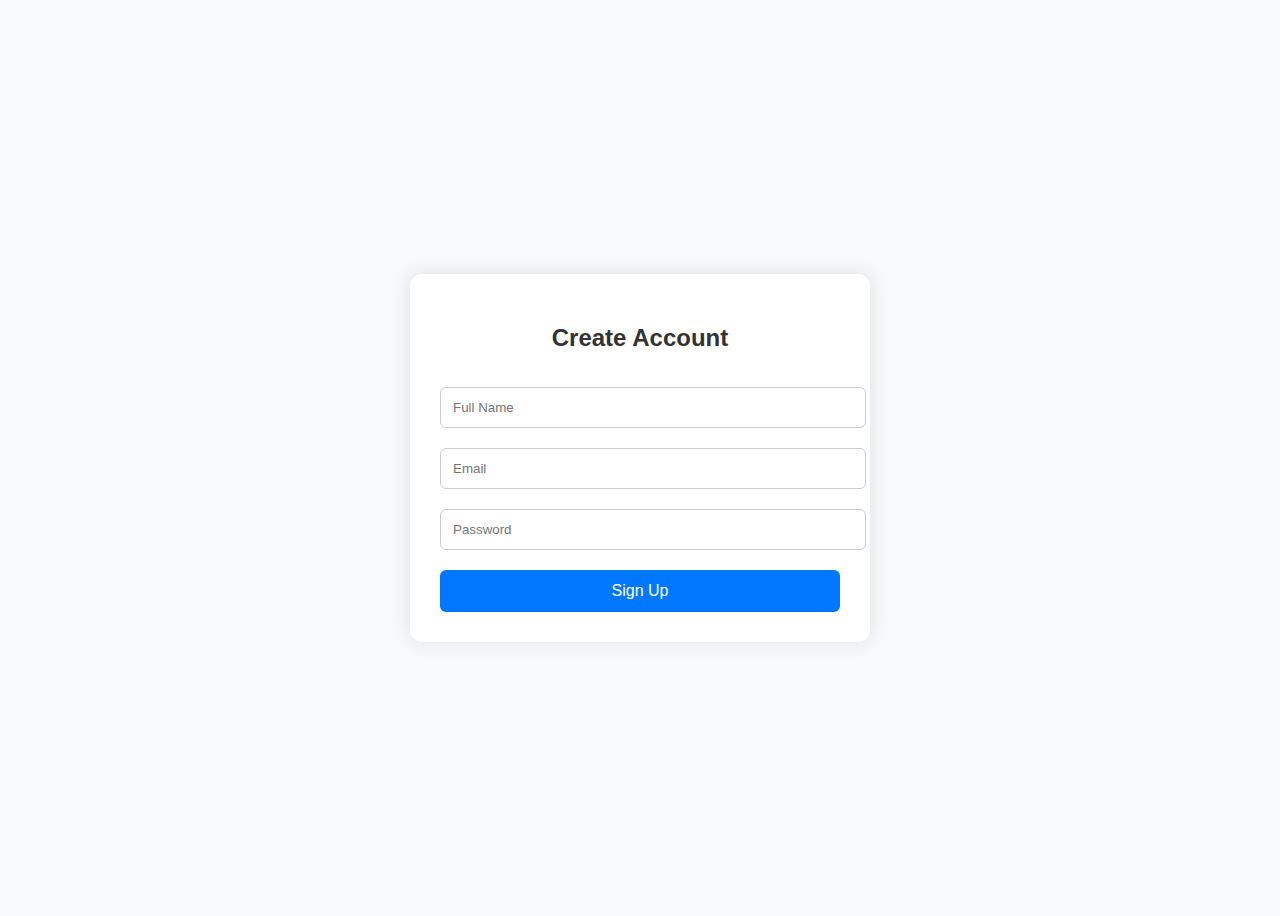
<file: index.html>
<!DOCTYPE html>
<html lang="en">
<head>
  <meta charset="UTF-8">
  <meta name="viewport" content="width=device-width, initial-scale=1.0">
  <link rel="stylesheet" href="signup.css">
  <title>Signup Page</title>
</head>
<body>
  <div class="signup-container">
    <h2>Create Account</h2>
    <form id="signupForm">
      <input type="text" name="name" placeholder="Full Name" required>
      <input type="email" name="email" placeholder="Email" required>
      <input type="password" name="password" placeholder="Password" required>
      <button type="submit">Sign Up</button>
    </form>
  </div>

  <script>
    const form = document.getElementById('signupForm');
    form.addEventListener('submit', function(e) {
      e.preventDefault();
      // Optional: Save data to localStorage or database
      alert('Signup successful!');
      window.location.href = 'landing.html';  // Redirect to product landing page
    });
  </script>
</body>
</html>
</file>
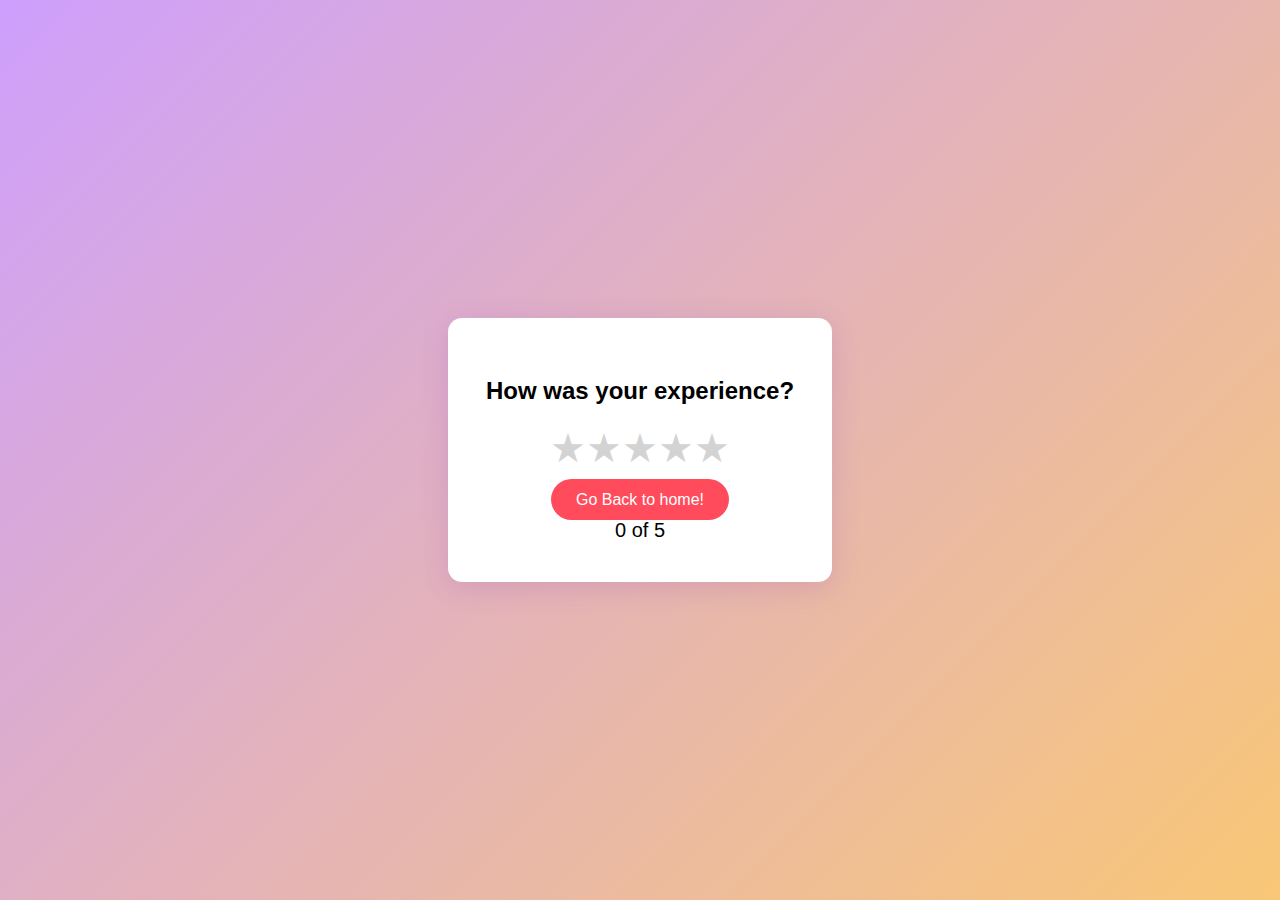
<file: feedback.html>
<!DOCTYPE html>
<html lang="en">
<head>
<meta charset="UTF-8">
<meta name="viewport" content="width=device-width, initial-scale=1.0">
<title>Star Rating with Top Falling Balls</title>
<style>
body {
  background: linear-gradient(135deg, #ce9ffc 0%, #f9c776 100%);
  font-family: 'Segoe UI', sans-serif;
  display: flex;
  flex-direction: column;
  align-items: center;
  justify-content: center;
  height: 100vh;
  margin: 0;
  overflow: hidden;
  position: relative;
}

.container {
  background: #fff;
  border-radius: 14px;
  box-shadow: 0 6px 28px rgba(144, 68, 180, 0.2);
  padding: 40px 32px;
  width: 320px;
  text-align: center;
  z-index: 10;
  position: relative;
}

.container a {
  text-decoration: none;
  background: #ff4b5c;
  color: #fff;
  padding: 12px 25px;
  border-radius: 30px;
  transition: 0.3s;
}

.container a:hover {
  background: #d93a4e;
}

.stars {
  display: flex;
  justify-content: center;
  margin: 20px;
  font-size: 40px;
  cursor: pointer;
}

.star {
  color: lightgray;
  transition: color 0.2s;
}

.star.selected {
  color: #a259e8;
  text-shadow: 0 0 8px #ea80fc; 
}

#rating-value {
  text-align: center;
  font-size: 20px;
  margin-top: 10px;
}

.ball {
  position: absolute;
  border-radius: 50%;
  opacity: 0.7;
  pointer-events: none;
  top: -30px; /* start from top */
  animation-name: fall;
  animation-timing-function: linear;
  animation-iteration-count: infinite;
}

@keyframes fall {
  0% { transform: translateY(0); }
  100% { transform: translateY(110vh); }
}
</style>
</head>
<body>

<div class="container">
  <h2>How was your experience?</h2>
  <div class="stars" id="stars">
    <span class="star" data-value="1">&#9733;</span>
    <span class="star" data-value="2">&#9733;</span>
    <span class="star" data-value="3">&#9733;</span>
    <span class="star" data-value="4">&#9733;</span>
    <span class="star" data-value="5">&#9733;</span>
  </div>
  <a href="landing.html">Go Back to home!</a>
  <div id="rating-value">0 of 5</div>
</div>

<script>
// Star rating logic
const stars = document.querySelectorAll(".star");
const ratingValue = document.getElementById("rating-value");
let currentRating = 0;

stars.forEach(star => {
  star.addEventListener("click", () => {
    currentRating = star.getAttribute("data-value");
    updateStars(currentRating);
    ratingValue.textContent = currentRating + " of 5";
  });
});

function updateStars(rating) {
  stars.forEach(star => {
    if (star.getAttribute("data-value") <= rating) {
      star.classList.add("selected");
    } else {
      star.classList.remove("selected");
    }
  });
}

// Falling balls logic
const colors = ["#ff4b5c", "#ff9f1c", "#2ec4b6", "#a259e8", "#ff6b6b", "#ffd93d"];
const numBalls = 30;

for (let i = 0; i < numBalls; i++) {
  const ball = document.createElement("div");
  ball.classList.add("ball");
  const size = Math.random() * 15 + 10; // 10px - 25px
  ball.style.width = size + "px";
  ball.style.height = size + "px";
  ball.style.backgroundColor = colors[Math.floor(Math.random() * colors.length)];
  ball.style.left = Math.random() * 100 + "vw";
  ball.style.animationDuration = (4 + Math.random() * 6) + "s";
  ball.style.animationDelay = Math.random() * 3 + "s";
  document.body.appendChild(ball);
}
</script>

</body>
</html>
</file>
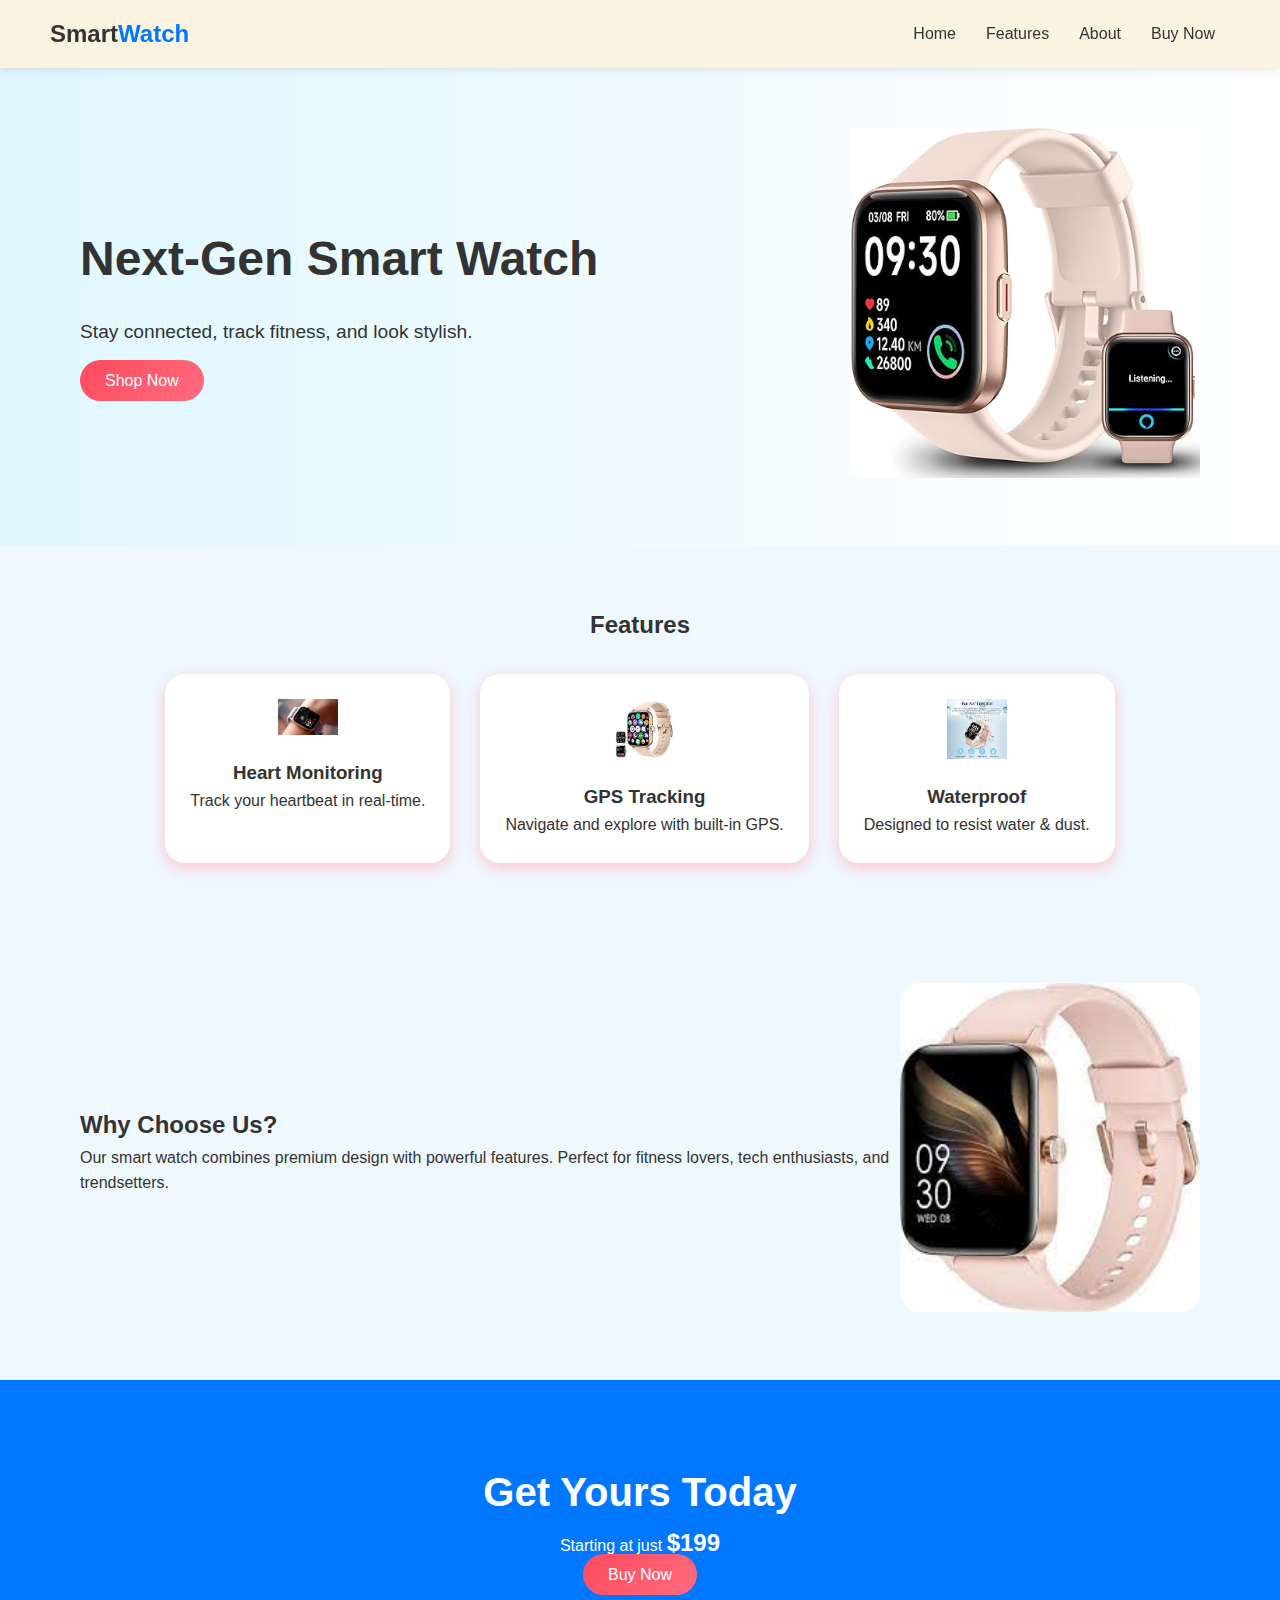
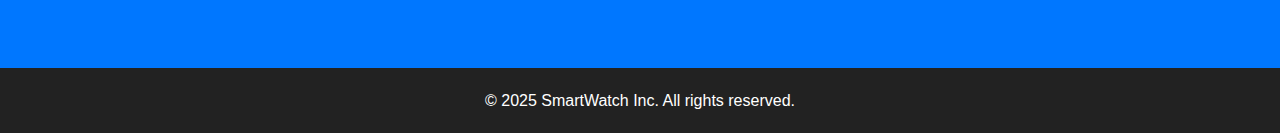
<file: landing.html>
<!DOCTYPE html>
<html lang="en">
<head>
  <meta charset="UTF-8" />
  <meta name="viewport" content="width=device-width, initial-scale=1.0" />
  <title>Smart Watch - Product Landing Page</title>
  <link rel="stylesheet" href="style.css" />
</head>
<body>
  <!-- Navbar -->
  <header>
    <nav class="navbar">
      <div class="logo">Smart<span>Watch</span></div>
      <ul class="nav-links">
        <li><a href="#home">Home</a></li>
        <li><a href="#features">Features</a></li>
        <li><a href="#about">About</a></li>
        <li><a href="#buy">Buy Now</a></li>
      </ul>
    </nav>
  </header>

  <!-- Hero Section -->
  <section id="home" class="hero">
    <div class="hero-content">
      <h1 class="fade-in">Next-Gen Smart Watch</h1>
      <p class="slide-up">Stay connected, track fitness, and look stylish.</p>
      <a href="#buy" class="btn bounce">Shop Now</a>
    </div>
    <div class="hero-image">
      <img src="images/watch.png" alt="Smart Watch" />
    </div>
  </section>

  <!-- Features Section -->
  <section id="features" class="features">
    <h2>Features</h2>
    <div class="feature-cards">
      <div class="card zoom">
        <img src="images/heart.png" alt="Heart Rate" />
        <h3>Heart Monitoring</h3>
        <p>Track your heartbeat in real-time.</p>
      </div>
      <div class="card zoom">
        <img src="images/gps.png" alt="GPS" />
        <h3>GPS Tracking</h3>
        <p>Navigate and explore with built-in GPS.</p>
      </div>
      <div class="card zoom">
        <img src="images/water.png" alt="Waterproof" />
        <h3>Waterproof</h3>
        <p>Designed to resist water & dust.</p>
      </div>
    </div>
  </section>

  <!-- About Section -->
  <section id="about" class="about">
    <div class="about-text slide-left">
      <h2>Why Choose Us?</h2>
      <p>
        Our smart watch combines premium design with powerful features.
        Perfect for fitness lovers, tech enthusiasts, and trendsetters.
      </p>
    </div>
    <div class="about-img slide-right">
      <img src="images/about-watch.png" alt="About Smart Watch" />
    </div>
  </section>

  <!-- Buy Section -->
  <section id="buy" class="buy">
    <h2>Get Yours Today</h2>
    <p>Starting at just <span>$199</span></p>
    <a href="thankyou.html" class="btn pulse"id="buyBtn">Buy Now</a>
  </section>

  <!-- Footer -->
  <footer>
    <p>© 2025 SmartWatch Inc. All rights reserved.</p>
  </footer>

  <script src="script.js"></script>
</body>
</html>
</file>
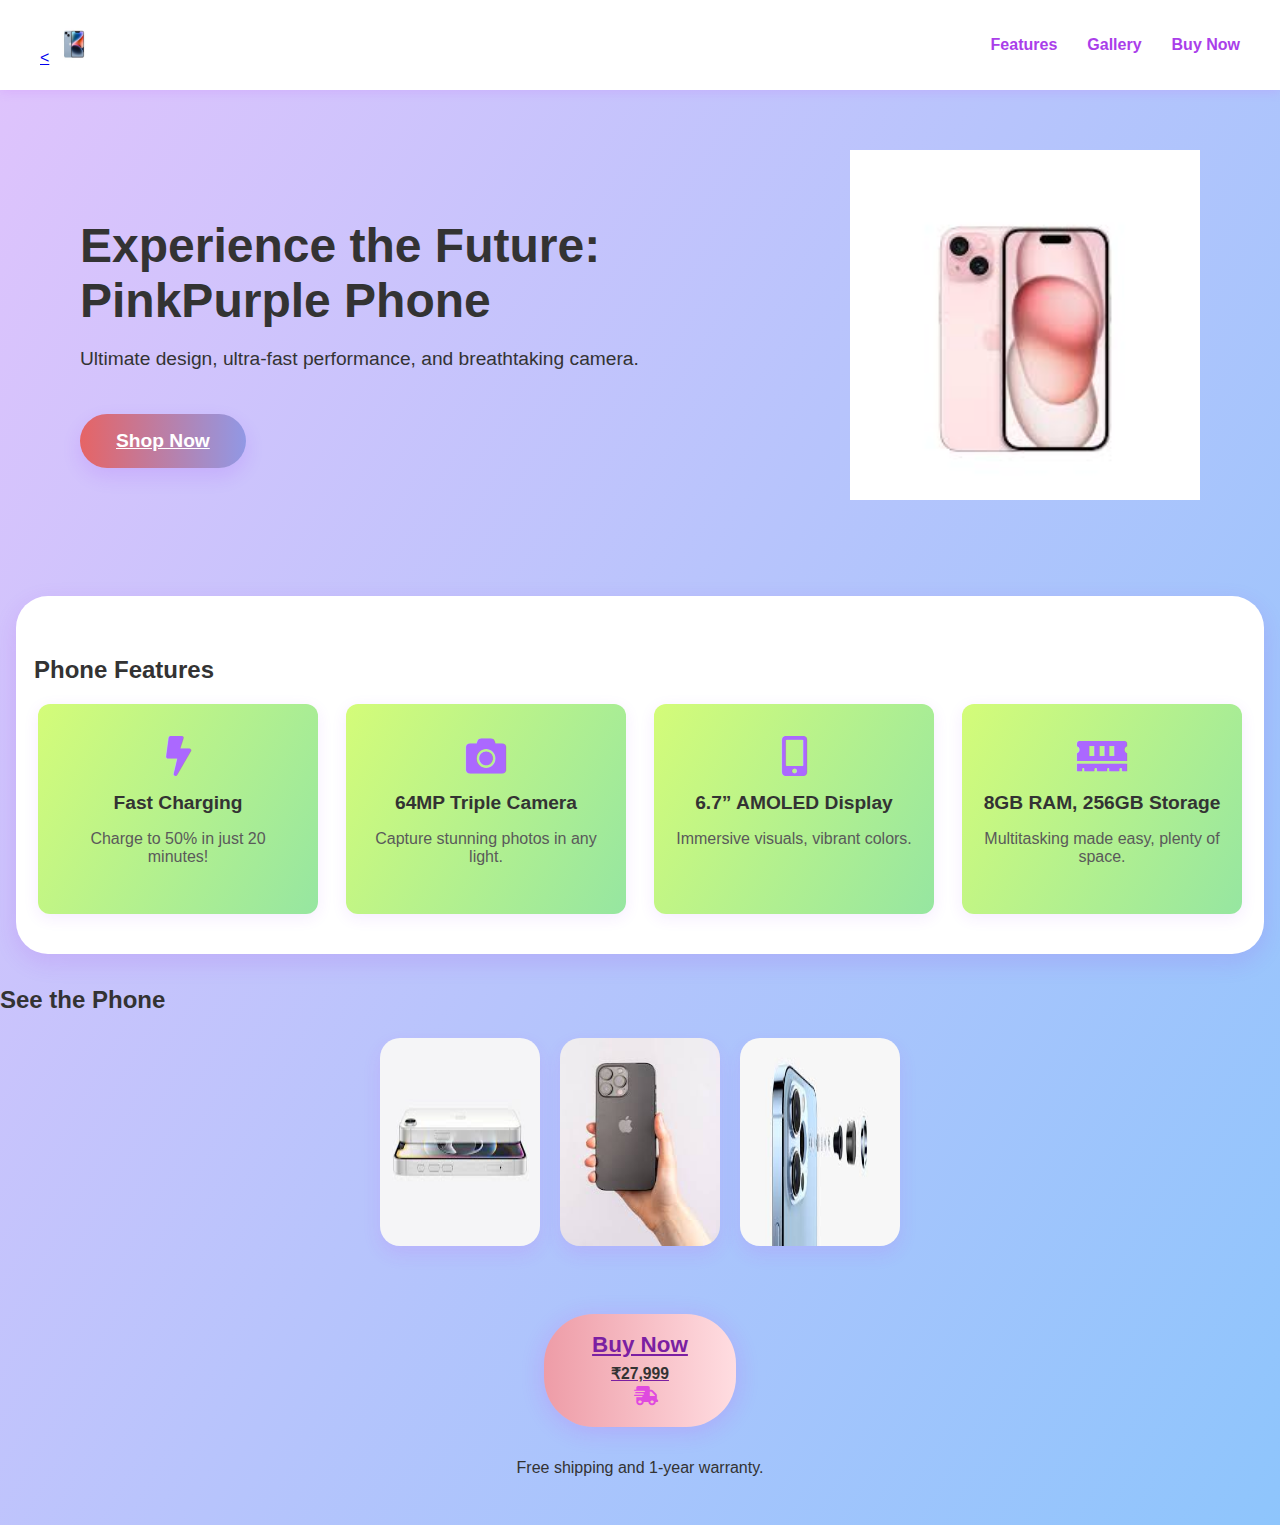
<file: phone page.html>
<!DOCTYPE html>
<html lang="en">
<head>
  <meta charset="UTF-8" />
  <meta name="viewport" content="width=device-width, initial-scale=1.0"/>
  <title>Phone Product Landing Page</title>
  <link rel="stylesheet" href="phone.css"/>
  <link rel="stylesheet" href="https://use.fontawesome.com/releases/v5.8.1/css/all.css"/>
</head>
<body>
  <header>
   <div class="left-section">
     <!-- Back button redirects to homepage.html -->
    <a href="homepage.html" class="back-button">&lt;</a>
          <img src="photos/phone-logo.png" alt="Phone Logo" class="logo"/>
     </div>
     <nav class="navbar">
      <ul>
        <li><a href="#features">Features</a></li>
        <li><a href="#gallery">Gallery</a></li>
        <li><a href="#buy">Buy Now</a></li>
      </ul>
    </nav>
  </header>

  <main>
  <!-- Hero Section -->
  <section id="home" class="hero">
    <div class="hero-content">
      <h1 class="fade-in">Experience the Future: PinkPurple Phone</h1>
      <p class="slide-up">Ultimate design, ultra-fast performance, and breathtaking camera.</p>
      <a href="#buy" class="cta-btn">Shop Now</a>
    </div>
    <div class="hero-image">
      <img src="photos/phone.png" alt="Smart phone" />
    </div>
  </section>

    <section id="features">
      <h2>Phone Features</h2>
      <div class="features-list">
        <div class="feature-card fade-in">
          <i class="fas fa-bolt"></i>
          <h3>Fast Charging</h3>
          <p>Charge to 50% in just 20 minutes!</p>
        </div>
        <div class="feature-card scale-up">
          <i class="fas fa-camera"></i>
          <h3>64MP Triple Camera</h3>
          <p>Capture stunning photos in any light.</p>
        </div>
        <div class="feature-card fade-in">
          <i class="fas fa-mobile-alt"></i>
          <h3>6.7” AMOLED Display</h3>
          <p>Immersive visuals, vibrant colors.</p>
        </div>
        <div class="feature-card scale-up">
          <i class="fas fa-memory"></i>
          <h3>8GB RAM, 256GB Storage</h3>
          <p>Multitasking made easy, plenty of space.</p>
        </div>
      </div>
    </section>

    <section id="gallery">
      <h2>See the Phone</h2>
      <div class="image-gallery">
        <img src="photos/phone1.png" alt="Phone Side View" class="with-shadow"/>
        <img src="photos/phone2.png" alt="Phone Back View" class="with-shadow"/>
        <img src="photos/phone3.png" alt="Camera Closeup" class="with-shadow"/>
      </div>
    </section>
<section id="buy">
  <div class="buy-container">
    <a href="thankyou.html" class="buy-btn animated-buy">
      <span>Buy Now</span>
      <small>₹27,999</small>
      <i class="fas fa-shipping-fast"></i>
    </a>
    <p>Free shipping and 1-year warranty.</p>
  </div>
</section>

</main>
</body>
</html>
</file>
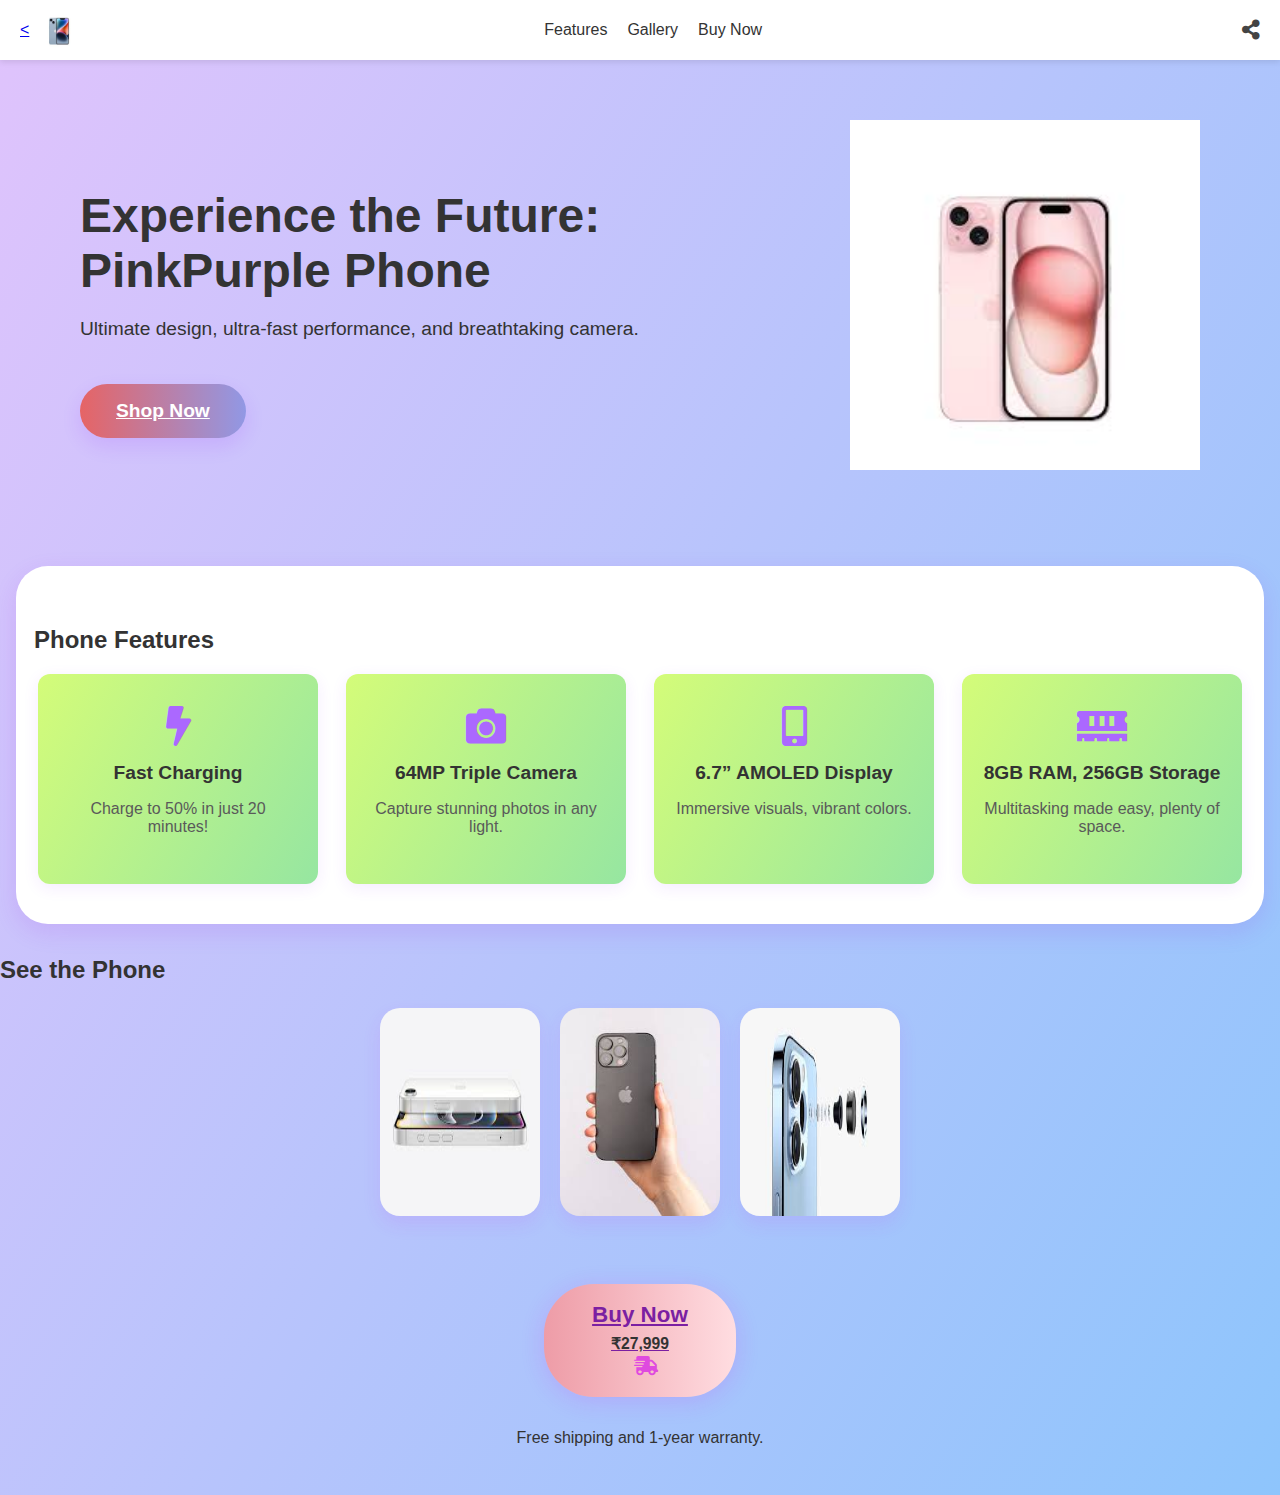
<file: phone.html>
<!DOCTYPE html>
<html lang="en">
<head>
  <meta charset="UTF-8" />
  <meta name="viewport" content="width=device-width, initial-scale=1.0"/>
  <title>Phone Product Landing Page</title>
  <link rel="stylesheet" href="phone_style.css"/>
  <link rel="stylesheet" href="https://use.fontawesome.com/releases/v5.8.1/css/all.css"/>
  <style>
    .share-btn {
      font-size: 20px;
      cursor: pointer;
      margin-left: 15px;
      color: #444;
    }
    .share-btn:hover {
      color: #ff4c61;
    }
    header {
      display: flex;
      justify-content: space-between;
      align-items: center;
      padding: 10px 20px;
      background: #fff;
      box-shadow: 0 2px 6px rgba(0,0,0,0.1);
    }
    .left-section {
      display: flex;
      align-items: center;
      gap: 10px;
    }
    .logo {
      height: 40px;
    }
    .navbar ul {
      list-style: none;
      display: flex;
      gap: 20px;
      margin: 0;
      padding: 0;
    }
    .navbar a {
      text-decoration: none;
      font-weight: 500;
      color: #333;
    }
    .right-section {
      display: flex;
      align-items: center;
    }
  </style>
</head>
<body>
  <header>
   <div class="left-section">
     <!-- Back button redirects to homepage.html -->
    <a href="homepage.html" class="back-button">&lt;</a>
    <img src="photos/phone-logo.png" alt="Phone Logo" class="logo"/>
   </div>
   <nav class="navbar">
      <ul>
        <li><a href="#features">Features</a></li>
        <li><a href="#gallery">Gallery</a></li>
        <li><a href="#buy">Buy Now</a></li>
      </ul>
    </nav>
    <div class="right-section">
      <!-- Share button -->
      <i class="fas fa-share-alt share-btn" id="shareBtn" title="Share"></i>
    </div>
  </header>

  <main>
  <!-- Hero Section -->
  <section id="home" class="hero">
    <div class="hero-content">
      <h1 class="fade-in">Experience the Future: PinkPurple Phone</h1>
      <p class="slide-up">Ultimate design, ultra-fast performance, and breathtaking camera.</p>
      <a href="#buy" class="cta-btn">Shop Now</a>
    </div>
    <div class="hero-image">
      <img src="photos/phone.png" alt="Smart phone" />
    </div>
  </section>

    <section id="features">
      <h2>Phone Features</h2>
      <div class="features-list">
        <div class="feature-card fade-in">
          <i class="fas fa-bolt"></i>
          <h3>Fast Charging</h3>
          <p>Charge to 50% in just 20 minutes!</p>
        </div>
        <div class="feature-card scale-up">
          <i class="fas fa-camera"></i>
          <h3>64MP Triple Camera</h3>
          <p>Capture stunning photos in any light.</p>
        </div>
        <div class="feature-card fade-in">
          <i class="fas fa-mobile-alt"></i>
          <h3>6.7” AMOLED Display</h3>
          <p>Immersive visuals, vibrant colors.</p>
        </div>
        <div class="feature-card scale-up">
          <i class="fas fa-memory"></i>
          <h3>8GB RAM, 256GB Storage</h3>
          <p>Multitasking made easy, plenty of space.</p>
        </div>
      </div>
    </section>

    <section id="gallery">
      <h2>See the Phone</h2>
      <div class="image-gallery">
        <img src="photos/phone1.png" alt="Phone Side View" class="with-shadow"/>
        <img src="photos/phone2.png" alt="Phone Back View" class="with-shadow"/>
        <img src="photos/phone3.png" alt="Camera Closeup" class="with-shadow"/>
      </div>
    </section>
<section id="buy">
  <div class="buy-container">
    <a href="phone_pay.html" class="buy-btn animated-buy">
      <span>Buy Now</span>
      <small>₹27,999</small>
      <i class="fas fa-shipping-fast"></i>
    </a>
    <p>Free shipping and 1-year warranty.</p>
  </div>
</section>

</main>

<script>
  document.getElementById("shareBtn").addEventListener("click", async () => {
    if (navigator.share) {
      try {
        await navigator.share({
          title: "PinkPurple Phone",
          text: "Check out this amazing PinkPurple Phone! 🚀📱",
          url: "https://uma-cell.github.io/Product-Landing-Page/phone.html" // 👉 actual product link      
        });
      } catch (err) {
        console.log("Share cancelled:", err);
      }
    } else {
      alert("Sharing not supported on this browser.");
    }
  });
</script>

</body>
</html>
</file>
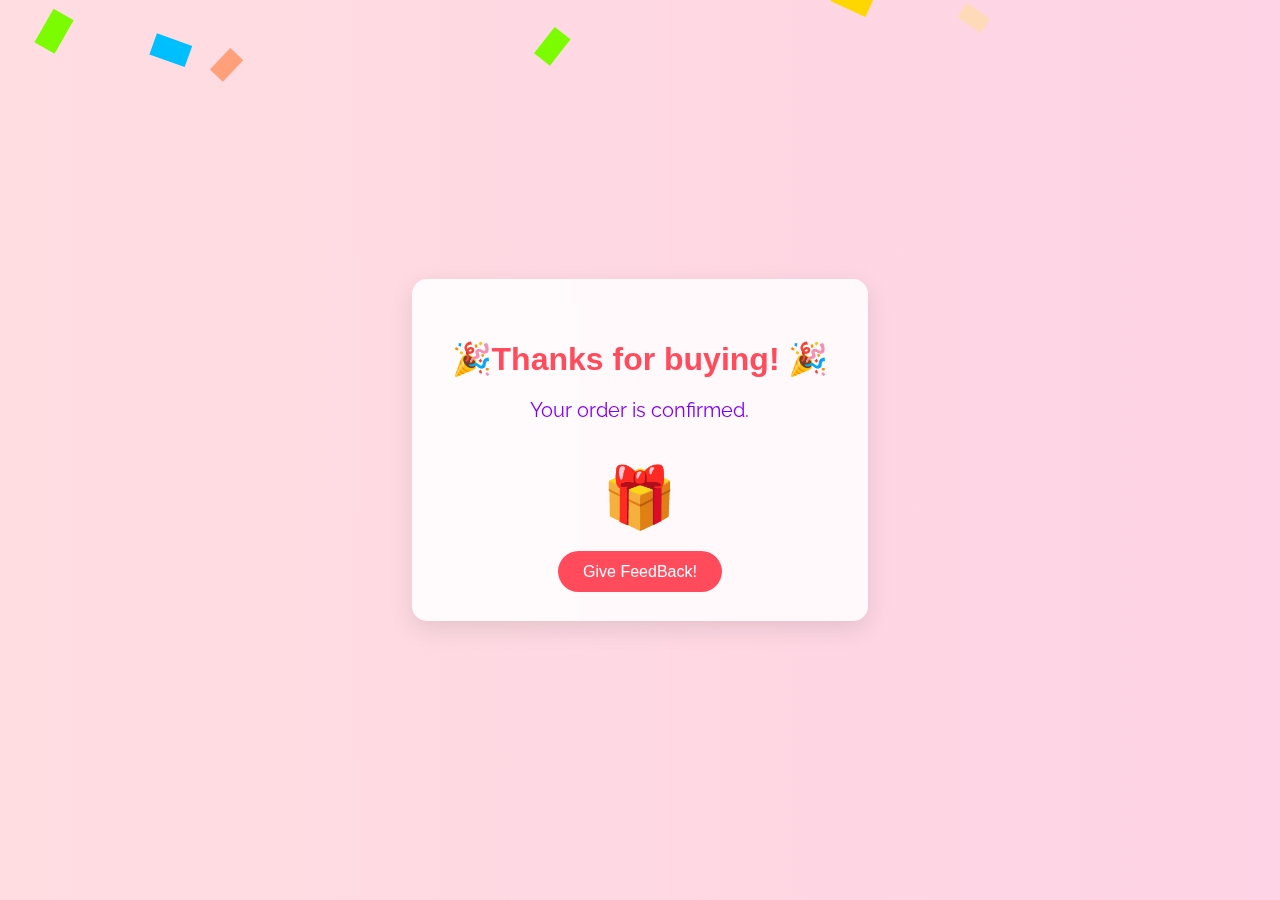
<file: phone_buy.html>
<!DOCTYPE html>
<html lang="en">
<head>
  <meta charset="UTF-8">
  <meta name="viewport" content="width=device-width, initial-scale=1.0">
  <title>Thank You</title>
  
  <!-- Google Fonts -->
  <link href="https://fonts.googleapis.com/css2?family=Raleway:wght@500&display=swap" rel="stylesheet">

  <link rel="stylesheet" href="phone.css"> <!-- existing CSS file -->
  
  <style>
    body {
      display: flex;
      justify-content: center;
      align-items: center;
      height: 100vh;
      font-family: 'Poppins', sans-serif;
      text-align: center;
      margin: 0;
      overflow: hidden;
      position: relative;

      /* 🩷 Light pink gradient background with animation */
      background: linear-gradient(270deg, #ffe0ec, #fad0c4, #fbc2eb, #ffdde1);
      background-size: 800% 800%;
      animation: bgGradient 15s ease infinite;
    }

    @keyframes bgGradient {
      0% { background-position: 0% 50%; }
      50% { background-position: 100% 50%; }
      100% { background-position: 0% 50%; }
    }

    #falling-papers-canvas {
      position: absolute;
      top: 0; left: 0;
      width: 100vw; height: 100vh;
      z-index: 0;
      pointer-events: none;
    }

    .thankyou-container {
      background: rgba(255, 255, 255, 0.85);
      padding: 40px;
      border-radius: 15px;
      box-shadow: 0 8px 25px rgba(0,0,0,0.1);
      z-index: 2;
      position: relative;
      backdrop-filter: blur(10px);
    }

    .thankyou-container h1 {
      color: #ff4b5c;
      margin-bottom: 20px;
    }

    .thankyou-container p {
      font-family: 'Raleway', sans-serif; /* modern font */
      color: #8000ff; /* purple 💜 */
      font-size: 20px;
      margin-bottom: 30px;
    }

    .thankyou-container a {
      text-decoration: none;
      background: #ff4b5c;
      color: #fff;
      padding: 12px 25px;
      border-radius: 30px;
      transition: 0.3s;
    }

    .thankyou-container a:hover {
      background: #d93a4e;
    }

    /* Gift emoji styling */
    .gift-emoji {
      font-size: 60px; /* bigger size */
      color: #8000ff;  /* purple 💜 */
      display: inline-block;
      margin: 10px 0;
      animation: bounce 2s infinite; /* bounce effect */
    }

    @keyframes bounce {
      0%, 20%, 50%, 80%, 100% { transform: translateY(0); }
      40% { transform: translateY(-15px); }
      60% { transform: translateY(-8px); }
    }
  </style>
</head>
<body>
  <canvas id="falling-papers-canvas"></canvas>

  <div class="thankyou-container">
    <h1> 🎉Thanks for buying! 🎉</h1>
    <p>Your order is confirmed.</p>
    <h1><span class="gift-emoji">🎁</span></h1>
    <a href="phone_feedback.html">Give FeedBack!</a>
  </div>

  <script>
    // Falling color papers animation
    const canvas = document.getElementById('falling-papers-canvas');
    const ctx = canvas.getContext('2d');
    let papers = [];
    const paperColors = [
      '#FFD700', '#FF69B4', '#00BFFF', '#7CFC00', '#FFA07A',
      '#E066FF', '#FF6347', '#40E0D0', '#FFDAB9', '#DB7093'
    ];

    function resizeCanvas() {
      canvas.width = window.innerWidth;
      canvas.height = window.innerHeight;
    }
    window.addEventListener('resize', resizeCanvas);
    resizeCanvas();

    class Paper {
      constructor() {
        this.x = Math.random() * canvas.width;
        this.y = Math.random() * -canvas.height;
        this.size = 20 + Math.random() * 20;
        this.color = paperColors[Math.floor(Math.random() * paperColors.length)];
        this.speed = 1 + Math.random() * 2;
        this.angle = Math.random() * 2 * Math.PI;
        this.spin = (Math.random() - 0.5) * 0.1;
        this.sway = (Math.random() - 0.5) * 2;
      }
      update() {
        this.y += this.speed;
        this.x += Math.sin(this.angle) * this.sway;
        this.angle += this.spin;
        if (this.y > canvas.height + this.size) {
          this.x = Math.random() * canvas.width;
          this.y = -this.size;
        }
      }
      draw() {
        ctx.save();
        ctx.translate(this.x, this.y);
        ctx.rotate(this.angle);
        ctx.fillStyle = this.color;
        ctx.fillRect(-this.size / 2, -this.size / 2, this.size, this.size * 0.6);
        ctx.restore();
      }
    }

    function createPapers(n) {
      papers = [];
      for (let i = 0; i < n; i++) {
        papers.push(new Paper());
      }
    }

    function animate() {
      ctx.clearRect(0, 0, canvas.width, canvas.height);
      for (let paper of papers) {
        paper.update();
        paper.draw();
      }
      requestAnimationFrame(animate);
    }

    createPapers(40); // Number of falling papers
    animate();
  </script>
</body>
</html>
</file>
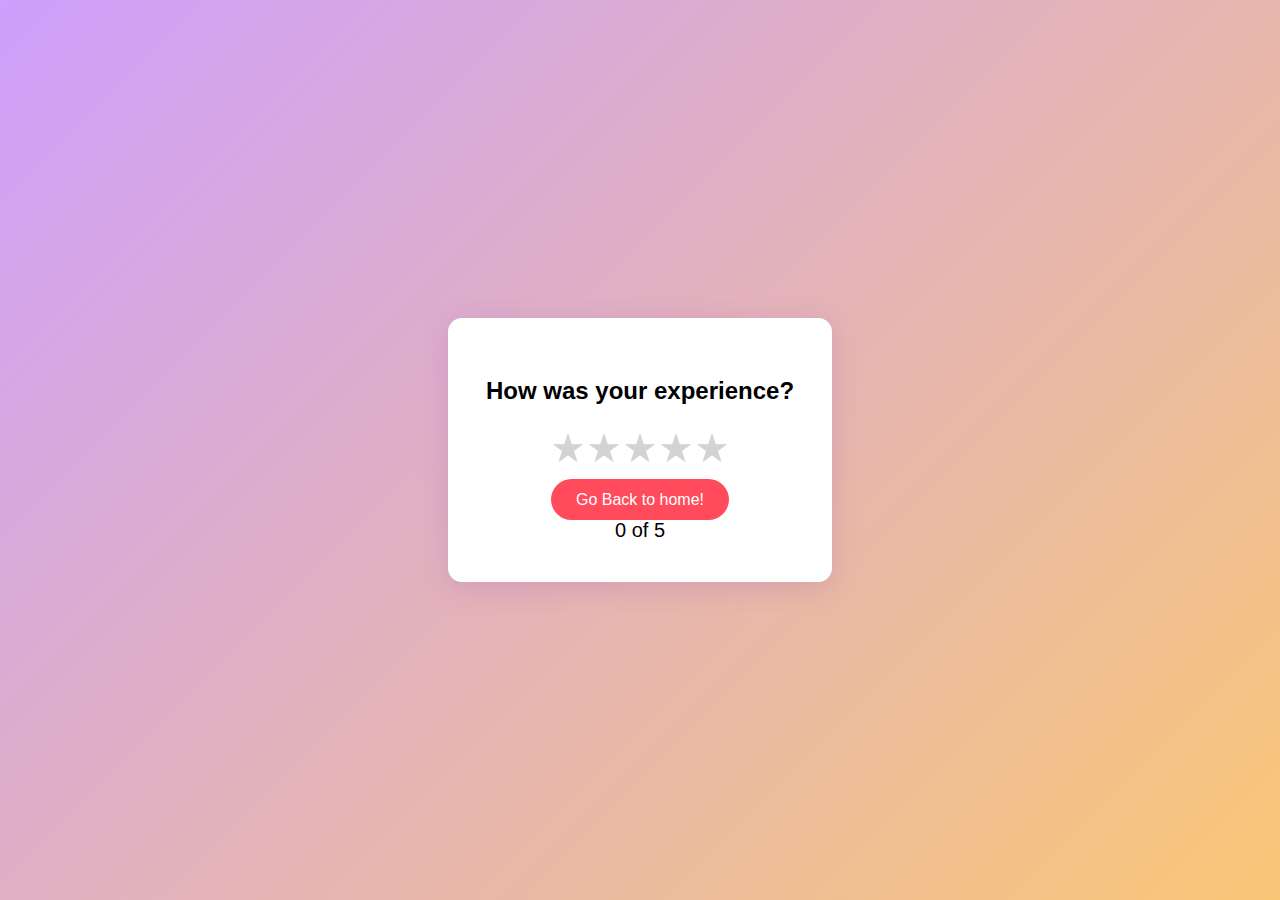
<file: phone_feedback.html>
<!DOCTYPE html>
<html lang="en">
<head>
<meta charset="UTF-8">
<meta name="viewport" content="width=device-width, initial-scale=1.0">
<title>Star Rating with Top Falling Balls</title>
<style>
body {
  background: linear-gradient(135deg, #ce9ffc 0%, #f9c776 100%);
  font-family: 'Segoe UI', sans-serif;
  display: flex;
  flex-direction: column;
  align-items: center;
  justify-content: center;
  height: 100vh;
  margin: 0;
  overflow: hidden;
  position: relative;
}

.container {
  background: #fff;
  border-radius: 14px;
  box-shadow: 0 6px 28px rgba(144, 68, 180, 0.2);
  padding: 40px 32px;
  width: 320px;
  text-align: center;
  z-index: 10;
  position: relative;
}

.container a {
  text-decoration: none;
  background: #ff4b5c;
  color: #fff;
  padding: 12px 25px;
  border-radius: 30px;
  transition: 0.3s;
}

.container a:hover {
  background: #d93a4e;
}

.stars {
  display: flex;
  justify-content: center;
  margin: 20px;
  font-size: 40px;
  cursor: pointer;
}

.star {
  color: lightgray;
  transition: color 0.2s;
}

.star.selected {
  color: #a259e8;
  text-shadow: 0 0 8px #ea80fc; 
}

#rating-value {
  text-align: center;
  font-size: 20px;
  margin-top: 10px;
}

.ball {
  position: absolute;
  border-radius: 50%;
  opacity: 0.7;
  pointer-events: none;
  top: -30px; /* start from top */
  animation-name: fall;
  animation-timing-function: linear;
  animation-iteration-count: infinite;
}

@keyframes fall {
  0% { transform: translateY(0); }
  100% { transform: translateY(110vh); }
}
</style>
</head>
<body>

<div class="container">
  <h2>How was your experience?</h2>
  <div class="stars" id="stars">
    <span class="star" data-value="1">&#9733;</span>
    <span class="star" data-value="2">&#9733;</span>
    <span class="star" data-value="3">&#9733;</span>
    <span class="star" data-value="4">&#9733;</span>
    <span class="star" data-value="5">&#9733;</span>
  </div>
  <a href="phone.html">Go Back to home!</a>
  <div id="rating-value">0 of 5</div>
</div>

<script>
// Star rating logic
const stars = document.querySelectorAll(".star");
const ratingValue = document.getElementById("rating-value");
let currentRating = 0;

stars.forEach(star => {
  star.addEventListener("click", () => {
    currentRating = star.getAttribute("data-value");
    updateStars(currentRating);
    ratingValue.textContent = currentRating + " of 5";
  });
});

function updateStars(rating) {
  stars.forEach(star => {
    if (star.getAttribute("data-value") <= rating) {
      star.classList.add("selected");
    } else {
      star.classList.remove("selected");
    }
  });
}

// Falling balls logic
const colors = ["#ff4b5c", "#ff9f1c", "#2ec4b6", "#a259e8", "#ff6b6b", "#ffd93d"];
const numBalls = 30;

for (let i = 0; i < numBalls; i++) {
  const ball = document.createElement("div");
  ball.classList.add("ball");
  const size = Math.random() * 15 + 10; // 10px - 25px
  ball.style.width = size + "px";
  ball.style.height = size + "px";
  ball.style.backgroundColor = colors[Math.floor(Math.random() * colors.length)];
  ball.style.left = Math.random() * 100 + "vw";
  ball.style.animationDuration = (4 + Math.random() * 6) + "s";
  ball.style.animationDelay = Math.random() * 3 + "s";
  document.body.appendChild(ball);
}
</script>

</body>
</html>
</file>
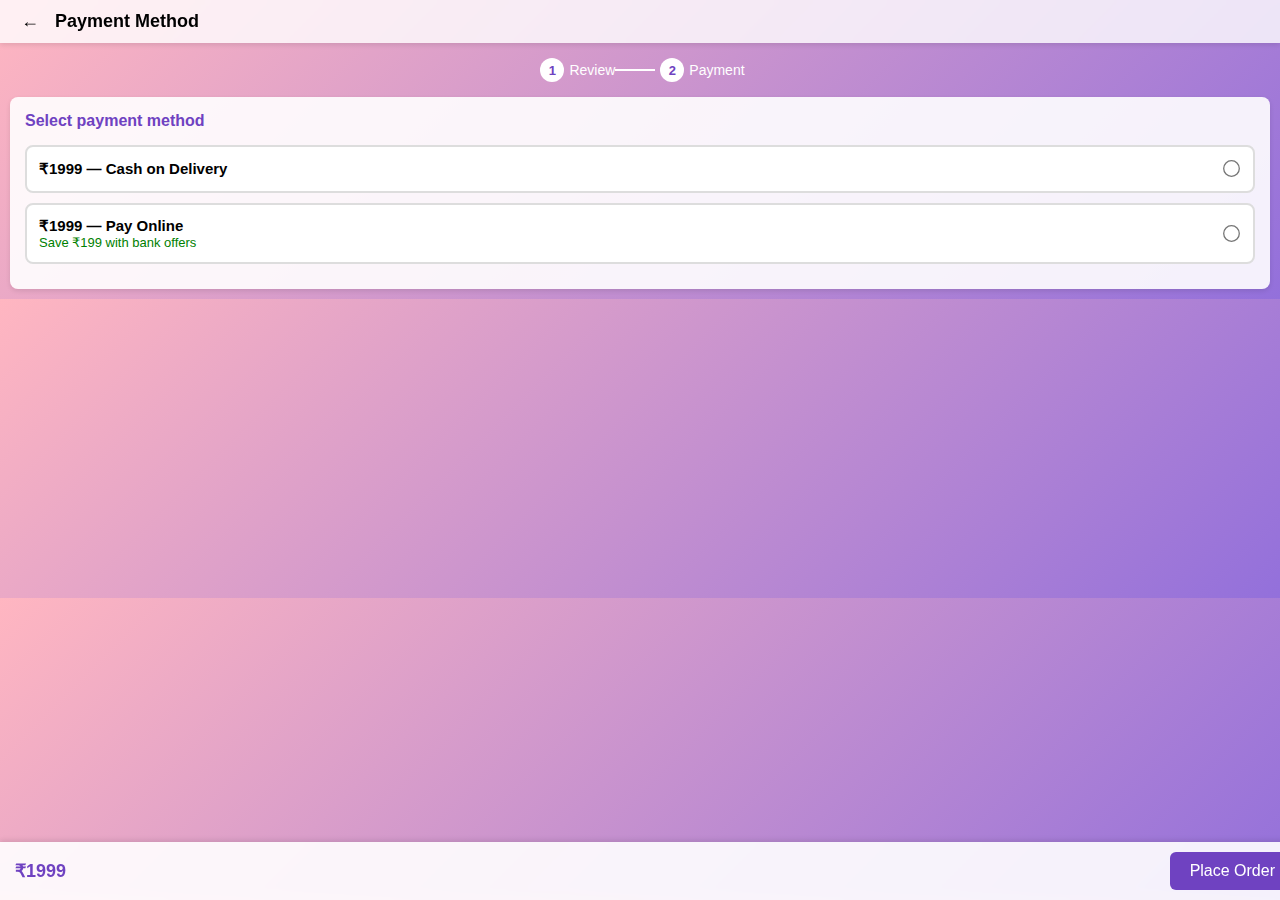
<file: phone_pay.html>
<!DOCTYPE html>
<html lang="en">
<head>
  <meta charset="UTF-8">
  <meta name="viewport" content="width=device-width, initial-scale=1">
  <title>Payment Method</title>
  <style>
    body {
      font-family: Arial, sans-serif;
      background: linear-gradient(135deg, #ffb6c1, #9370db); /* Pink to Purple gradient */
      margin: 0;
      padding: 0;
    }

    /* Top Bar */
    .top-bar {
      display: flex;
      align-items: center;
      padding: 10px 15px;
      background: rgba(255, 255, 255, 0.8);
      box-shadow: 0 2px 5px rgba(0,0,0,0.1);
      backdrop-filter: blur(5px);
    }
    .top-bar button {
      background: none;
      border: none;
      font-size: 18px;
      cursor: pointer;
      margin-right: 10px;
    }
    .top-bar h2 {
      margin: 0;
      font-size: 18px;
      font-weight: 600;
    }

    /* Stepper */
    .stepper {
      display: flex;
      justify-content: center;
      align-items: center;
      margin: 15px 0;
      font-size: 14px;
      color: #fff;
    }
    .stepper .step {
      display: flex;
      align-items: center;
      color: #fff;
    }
    .stepper .circle {
      width: 24px;
      height: 24px;
      border-radius: 50%;
      background: #fff;
      color: #6f42c1;
      display: flex;
      align-items: center;
      justify-content: center;
      font-size: 13px;
      margin: 0 5px;
      font-weight: bold;
    }
    .stepper .line {
      width: 40px;
      height: 2px;
      background: #fff;
    }

    /* Payment Methods */
    .payment-container {
      background: rgba(255, 255, 255, 0.9);
      margin: 10px;
      border-radius: 8px;
      box-shadow: 0 2px 5px rgba(0,0,0,0.1);
      padding: 15px;
    }
    .payment-container h3 {
      margin-top: 0;
      font-size: 16px;
      margin-bottom: 15px;
      color: #6f42c1;
    }

    .payment-option {
      border: 2px solid #ddd;
      border-radius: 8px;
      padding: 12px;
      margin-bottom: 10px;
      display: flex;
      justify-content: space-between;
      align-items: center;
      cursor: pointer;
      transition: 0.3s;
      background: #fff;
    }
    .payment-option.selected {
      border-color: #6f42c1;
      background: #f3ebff;
    }
    .payment-option .left {
      display: flex;
      flex-direction: column;
    }
    .payment-option .left span {
      font-size: 15px;
      font-weight: 600;
    }
    .payment-option .left small {
      color: green;
      font-size: 13px;
      font-weight: 500;
    }
    .payment-option .right input {
      transform: scale(1.3);
      cursor: pointer;
    }

    /* Place Order Section */
    .place-order-bar {
      position: fixed;
      bottom: 0;
      left: 0;
      width: 100%;
      background: rgba(255, 255, 255, 0.9);
      box-shadow: 0 -2px 5px rgba(0,0,0,0.1);
      display: flex;
      justify-content: space-between;
      align-items: center;
      padding: 10px 15px;
      backdrop-filter: blur(5px);
    }
    .place-order-bar .price {
      font-size: 18px;
      font-weight: 600;
      color: #6f42c1;
    }
    .place-order-bar button {
      background: #6f42c1;
      color: #fff;
      border: none;
      padding: 10px 20px;
      border-radius: 6px;
      font-size: 16px;
      font-weight: 500;
      cursor: pointer;
    }
    .place-order-bar button:hover {
      background: #5a2fa3;
    }

  </style>
</head>
<body>

  <!-- Top Bar -->
  <div class="top-bar">
    <button onclick="history.back()">←</button>
    <h2>Payment Method</h2>
  </div>

  <!-- Stepper -->
  <div class="stepper">
    <div class="step">
      <div class="circle">1</div>
      Review
    </div>
    <div class="line"></div>
    <div class="step">
      <div class="circle">2</div>
      Payment
    </div>
  </div>

  <!-- Payment Options -->
  <div class="payment-container">
    <h3>Select payment method</h3>

    <div class="payment-option" onclick="selectOption('cod')">
      <div class="left">
        <span>₹1999 — Cash on Delivery</span>
      </div>
      <div class="right">
        <input type="radio" name="payment" id="cod">
      </div>
    </div>

    <div class="payment-option" onclick="selectOption('online')">
      <div class="left">
        <span>₹1999 — Pay Online</span>
        <small>Save ₹199 with bank offers</small>
      </div>
      <div class="right">
        <input type="radio" name="payment" id="online">
      </div>
    </div>
  </div>

  <!-- Place Order Bar -->
  <div class="place-order-bar">
    <div class="price">₹1999</div>
    <button onclick="placeOrder()">Place Order</button>
  </div>

  <script>
    let selectedMethod = "";

    function selectOption(method) {
      selectedMethod = method;

      // remove all selected
      document.querySelectorAll('.payment-option').forEach(opt => {
        opt.classList.remove('selected');
        opt.querySelector('input').checked = false;
      });

      // add selected
      const chosen = document.getElementById(method).parentElement.parentElement;
      chosen.classList.add('selected');
      document.getElementById(method).checked = true;

      // update price text
      document.querySelector('.place-order-bar .price').innerText =
        method === "online" ? "₹1800" : "₹1999";
    }

    function placeOrder() {
      if (selectedMethod === "") {
        alert("⚠ Please select a payment method");
        return;
      }
     window.location.href = "phone_buy.html";
      if (selectedMethod === "cod") {
        alert("✅ Order placed with Cash on Delivery!");
      } else {
        alert("✅ Redirecting to online payment gateway...");
      }
    }
  </script>

</body>
</html>
</file>
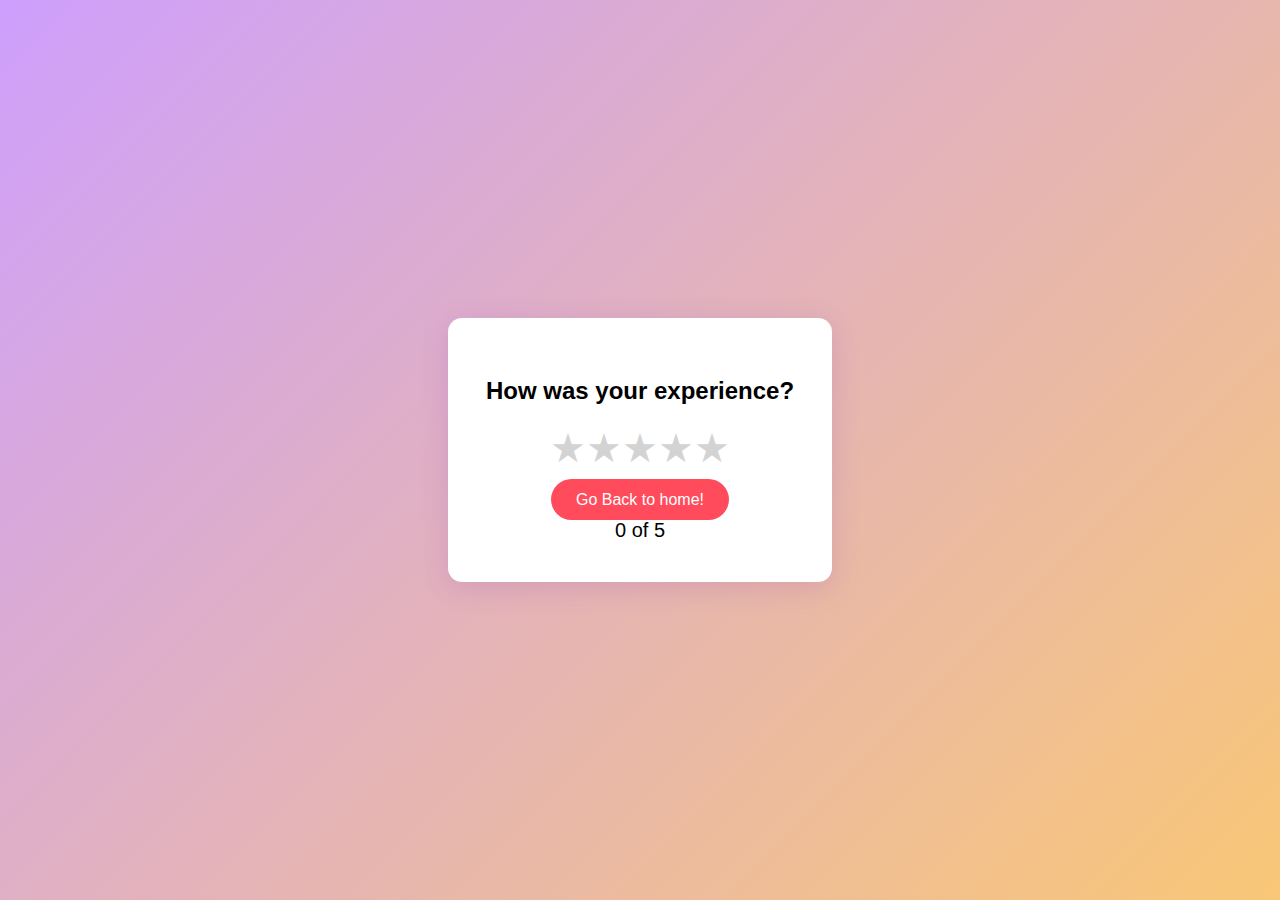
<file: rating.html>
<!DOCTYPE html>
<html lang="en">
<head>
<meta charset="UTF-8">
<meta name="viewport" content="width=device-width, initial-scale=1.0">
<title>Star Rating with Top Falling Balls</title>
<style>
body {
  background: linear-gradient(135deg, #ce9ffc 0%, #f9c776 100%);
  font-family: 'Segoe UI', sans-serif;
  display: flex;
  flex-direction: column;
  align-items: center;
  justify-content: center;
  height: 100vh;
  margin: 0;
  overflow: hidden;
  position: relative;
}

.container {
  background: #fff;
  border-radius: 14px;
  box-shadow: 0 6px 28px rgba(144, 68, 180, 0.2);
  padding: 40px 32px;
  width: 320px;
  text-align: center;
  z-index: 10;
  position: relative;
}

.container a {
  text-decoration: none;
  background: #ff4b5c;
  color: #fff;
  padding: 12px 25px;
  border-radius: 30px;
  transition: 0.3s;
}

.container a:hover {
  background: #d93a4e;
}

.stars {
  display: flex;
  justify-content: center;
  margin: 20px;
  font-size: 40px;
  cursor: pointer;
}

.star {
  color: lightgray;
  transition: color 0.2s;
}

.star.selected {
  color: #a259e8;
  text-shadow: 0 0 8px #ea80fc; 
}

#rating-value {
  text-align: center;
  font-size: 20px;
  margin-top: 10px;
}

.ball {
  position: absolute;
  border-radius: 50%;
  opacity: 0.7;
  pointer-events: none;
  top: -30px; /* start from top */
  animation-name: fall;
  animation-timing-function: linear;
  animation-iteration-count: infinite;
}

@keyframes fall {
  0% { transform: translateY(0); }
  100% { transform: translateY(110vh); }
}
</style>
</head>
<body>

<div class="container">
  <h2>How was your experience?</h2>
  <div class="stars" id="stars">
    <span class="star" data-value="1">&#9733;</span>
    <span class="star" data-value="2">&#9733;</span>
    <span class="star" data-value="3">&#9733;</span>
    <span class="star" data-value="4">&#9733;</span>
    <span class="star" data-value="5">&#9733;</span>
  </div>
  <a href="phone page.html">Go Back to home!</a>
  <div id="rating-value">0 of 5</div>
</div>

<script>
// Star rating logic
const stars = document.querySelectorAll(".star");
const ratingValue = document.getElementById("rating-value");
let currentRating = 0;

stars.forEach(star => {
  star.addEventListener("click", () => {
    currentRating = star.getAttribute("data-value");
    updateStars(currentRating);
    ratingValue.textContent = currentRating + " of 5";
  });
});

function updateStars(rating) {
  stars.forEach(star => {
    if (star.getAttribute("data-value") <= rating) {
      star.classList.add("selected");
    } else {
      star.classList.remove("selected");
    }
  });
}

// Falling balls logic
const colors = ["#ff4b5c", "#ff9f1c", "#2ec4b6", "#a259e8", "#ff6b6b", "#ffd93d"];
const numBalls = 30;

for (let i = 0; i < numBalls; i++) {
  const ball = document.createElement("div");
  ball.classList.add("ball");
  const size = Math.random() * 15 + 10; // 10px - 25px
  ball.style.width = size + "px";
  ball.style.height = size + "px";
  ball.style.backgroundColor = colors[Math.floor(Math.random() * colors.length)];
  ball.style.left = Math.random() * 100 + "vw";
  ball.style.animationDuration = (4 + Math.random() * 6) + "s";
  ball.style.animationDelay = Math.random() * 3 + "s";
  document.body.appendChild(ball);
}
</script>

</body>
</html>
</file>
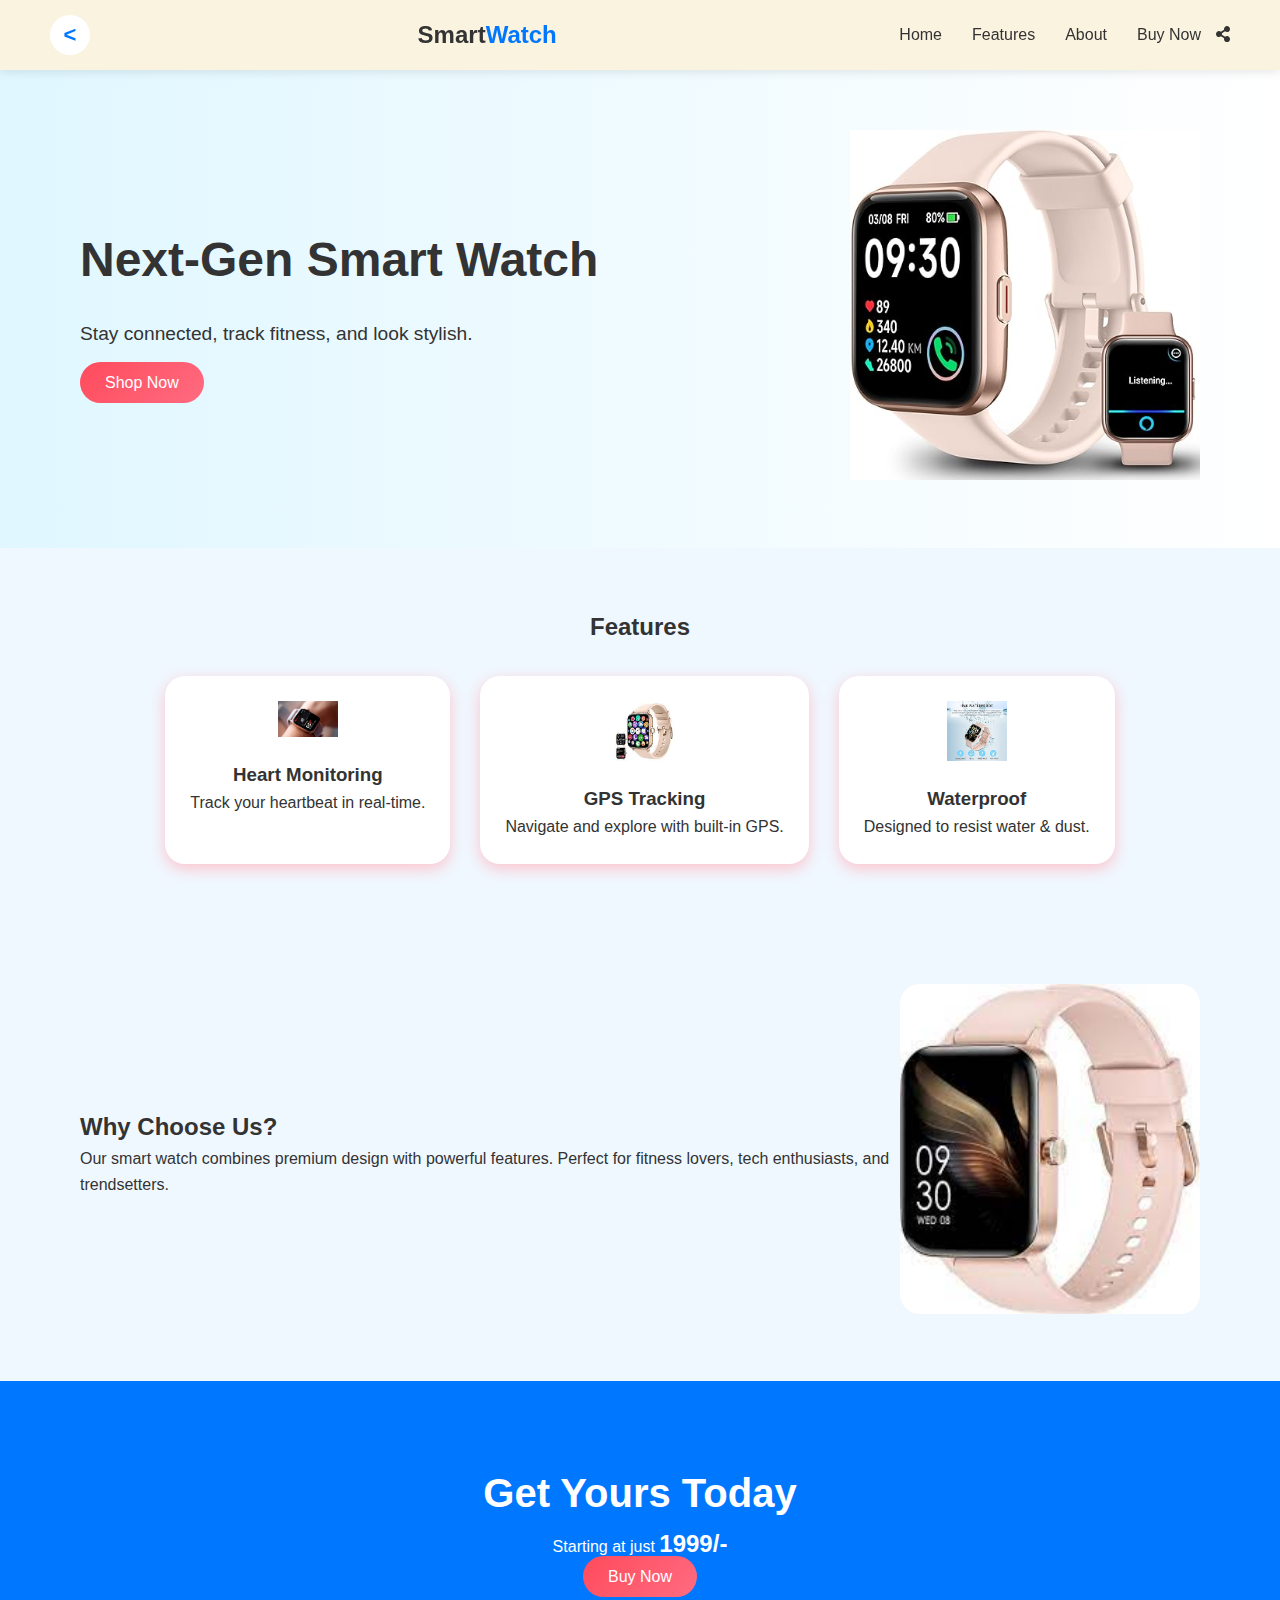
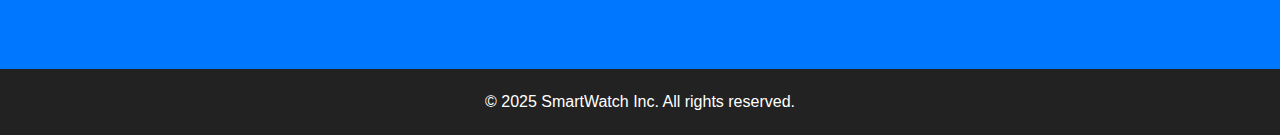
<file: watch.html>
<!DOCTYPE html>
<html lang="en">
<head>
  <meta charset="UTF-8" />
  <meta name="viewport" content="width=device-width, initial-scale=1.0" />
  <title>Smart Watch - Product Landing Page</title>
  <link rel="stylesheet" href="style.css" />
  <link rel="stylesheet" href="https://use.fontawesome.com/releases/v5.8.1/css/all.css"/>

</head>
<body>
  <!-- Navbar -->
  <header>
    <nav class="navbar">
  <div class="left-section">
     <!-- Back button redirects to homepage.html -->
    <a href="homepage.html" class="back-button">&lt;</a>
   </div>
      <div class="logo">Smart<span>Watch</span></div>
      <ul class="nav-links">
        <li><a href="#home">Home</a></li>
        <li><a href="#features">Features</a></li>
        <li><a href="#about">About</a></li>
        <li><a href="#buy">Buy Now</a></li>
<div class="right-section">
      <!-- Share button -->
      <i class="fas fa-share-alt share-btn" id="shareBtn" title="Share"></i>
    </div>
       </ul>
         </nav>
  </header>

  <!-- Hero Section -->
  <section id="home" class="hero">
    <div class="hero-content">
      <h1 class="fade-in">Next-Gen Smart Watch</h1>
      <p class="slide-up">Stay connected, track fitness, and look stylish.</p>
      <a href="#buy" class="btn bounce">Shop Now</a>
    </div>
    <div class="hero-image">
      <img src="images/watch.png" alt="Smart Watch" />
    </div>
  </section>

  <!-- Features Section -->
  <section id="features" class="features">
    <h2>Features</h2>
    <div class="feature-cards">
      <div class="card zoom">
        <img src="images/heart.png" alt="Heart Rate" />
        <h3>Heart Monitoring</h3>
        <p>Track your heartbeat in real-time.</p>
      </div>
      <div class="card zoom">
        <img src="images/gps.png" alt="GPS" />
        <h3>GPS Tracking</h3>
        <p>Navigate and explore with built-in GPS.</p>
      </div>
      <div class="card zoom">
        <img src="images/water.png" alt="Waterproof" />
        <h3>Waterproof</h3>
        <p>Designed to resist water & dust.</p>
      </div>
    </div>
  </section>

  <!-- About Section -->
  <section id="about" class="about">
    <div class="about-text slide-left">
      <h2>Why Choose Us?</h2>
      <p>
        Our smart watch combines premium design with powerful features.
        Perfect for fitness lovers, tech enthusiasts, and trendsetters.
      </p>
    </div>
    <div class="about-img slide-right">
      <img src="images/about-watch.png" alt="About Smart Watch" />
    </div>
  </section>

  <!-- Buy Section -->
  <section id="buy" class="buy">
    <h2>Get Yours Today</h2>
    <p>Starting at just <span>1999/-</span></p>
    <a href="watch_pay.html" class="btn pulse" id="buyBtn">Buy Now</a>
  </section>

  <!-- Footer -->
  <footer>
    <p>© 2025 SmartWatch Inc. All rights reserved.</p>
  </footer>

<script>
  document.getElementById("shareBtn").addEventListener("click", async () => {
    if (navigator.share) {
      try {
        await navigator.share({
          title: "PinkPurple Phone",
          text: "Check out this amazing PinkPurple Phone! 🚀📱",
          url: "https://uma-cell.github.io/Product-Landing-Page/watch.html" // 👉 actual product link      
        });
      } catch (err) {
        console.log("Share cancelled:", err);
      }
    } else {
      alert("Sharing not supported on this browser.");
    }
  });
</script>
  </body>
</html>
</file>
<file: signup.css>
/* Signup Page Styles */
body {
  font-family: 'Poppins', sans-serif;
  background: #f8f9fa;
  color: #333;
  display: flex;
  justify-content: center;
  align-items: center;
  height: 100vh;
}

.signup-container {
  max-width: 400px;
  width: 100%;
  padding: 30px;
  background: #fff;
  border-radius: 12px;
  box-shadow: 0 0 20px rgba(0,0,0,0.1);
  text-align: center;
}

.signup-container h2 {
  margin-bottom: 25px;
  color: #333;
}

.signup-container input {
  width: 100%;
  padding: 12px;
  margin: 10px 0;
  border-radius: 6px;
  border: 1px solid #ccc;
}

.signup-container button {
  width: 100%;
  padding: 12px;
  margin-top: 10px;
  border: none;
  border-radius: 6px;
  background-color: #0077ff;
  color: #fff;
  font-size: 16px;
  cursor: pointer;
}

.signup-container button:hover {
  background-color: #0056b3;
}
</file>
<file: phone.css>
body {
  background: linear-gradient(120deg, #e0c3fc 0%, #8ec5fc 100%);
  color: #333;
  font-family: 'Poppins', sans-serif;
  margin: 0;
  padding: 0;
}

header {
  background: #fff;
  box-shadow: 0 2px 10px rgba(200, 100, 255, 0.2);
  display: flex;
  align-items: center;
  justify-content: space-between;
  padding: 20px 40px;
}

.back-button:hover {
  background-color: #e0e0e0;    /* Slightly darker on hover */
  transform: scale(1.1);       /* Zoom effect */
}

.logo {
  height: 40px;
}

nav ul {
  list-style: none;
  display: flex;
  gap: 30px;
}

nav a {
  color: #aa3eea;
  text-decoration: none;
  font-weight: 600;
  transition: color 0.2s;
}
nav a:hover {
  color: #ff6ec4;
}

#hero {
  text-align: center;
  padding: 80px 20px 40px 20px;
  background: linear-gradient(90deg, #fcb3ff 0%, #b1b6fc 100%);
}

.animated-text {
  font-size: 2.5rem;
  background: linear-gradient(90deg, #ab68ff, #ff6ec4);
  background-clip: text;
  color: transparent;
  animation: slide-in 1.2s ease;
}

@keyframes slide-in {
  from { opacity: 0; transform: translateY(-40px);}
  to { opacity: 1; transform: translateY(0);}
}


/* Hero */
.hero {
  display: flex;
  align-items: center;
  justify-content: space-between;
  padding: 60px 80px;
  background: linear-gradient(to right, 90deg, #fcb3ff 0%, #b1b6fc 100%);
}
.hero-content h1 {
  font-size: 3rem;
  margin-bottom: 20px;
}
.hero-content p {
  font-size: 1.2rem;
  margin-bottom: 20px;
}
.hero img {
  width: 350px;
  animation: float 4s ease-in-out infinite;
}

.cta-btn {
  display: inline-block;
  background: linear-gradient(90deg, #e66465, #9198e5);
  color: #fff;
  border: none;
  border-radius: 32px;
  padding: 16px 36px;
  font-size: 1.2rem;
  font-weight: 600;
  margin-top: 24px;
  box-shadow: 0 8px 20px rgba(140, 20, 255, 0.12);
  cursor: pointer;
  transition: transform 0.2s, box-shadow 0.3s;
}

.cta-btn:hover {
  box-shadow: 0 8px 32px rgba(225, 100, 255, 0.32);
  transform: scale(1.08);
}

#features {
  padding: 40px 18px;
  background: #fff;
  border-radius: 32px;
  margin: 32px 16px;
  box-shadow: 0 8px 24px rgba(160, 20, 225, 0.12);
}

.features-list {
  display: flex;
  flex-wrap: wrap;
  gap: 28px;
  justify-content: center;
}

.feature-card {
  flex: 1 1 200px;
  background: linear-gradient(120deg, #d4fc79 0%, #96e6a1 100%);
  border-radius: 12px;
  box-shadow: 0 4px 16px rgba(140, 44, 255, 0.09);
  padding: 32px 20px;
  text-align: center;
  min-width: 200px;
  max-width: 240px;
  transition: transform 0.3s, box-shadow 0.3s;
  animation: fade-in 1.3s;
}

.feature-card i {
  font-size: 2.5rem;
  color: #ab68ff;
  margin-bottom: 8px;
}
.feature-card h3 {
  font-size: 1.2rem;
  margin: 8px 0 12px;
}
.feature-card p {
  color: #5a5a5a;
}

@keyframes fade-in {
  from { opacity: 0; transform: translateY(30px);}
  to { opacity: 1; transform: translateY(0);}
}

.scale-up {
  animation: scale-up 1.6s;
}

@keyframes scale-up {
  from { transform: scale(0.8);}
  to { transform: scale(1);}
}

.image-gallery {
  display: flex;
  gap: 20px;
  margin: 24px 0;
  justify-content: center;
  flex-wrap: wrap;
}

.with-shadow {
  border-radius: 20px;
  box-shadow: 0 8px 18px rgba(206, 57, 250, 0.12);
  width: 160px;
  height: auto;
  transition: box-shadow 0.2s;
}
.with-shadow:hover {
  box-shadow: 0 16px 24px rgba(200, 50, 220, 0.25);
}

.buy-container {
  text-align: center;
  padding: 44px 0 32px 0;
}

.buy-btn {
  display: inline-block;
  background: linear-gradient(90deg, #ee9ca7 0%, #ffdde1 100%);
  color: #7b1fa2;
  border-radius: 50px;
  padding: 18px 48px;
  font-size: 1.4rem;
  font-weight: 700;
  box-shadow: 0 4px 24px rgba(220, 23, 245, 0.16);
  cursor: pointer;
  margin-bottom: 12px;
  position: relative;
  overflow: hidden;
  transition: transform 0.2s;
  animation: buy-pop 1s infinite alternate;
}
.buy-btn small {
  display: block;
  font-size: 0.98rem;
  color: #333;
  margin-top: 6px;
}
.buy-btn i {
  font-size: 1.2rem;
  color: #df4adf;
  margin-left: 12px;
}
.buy-btn:hover {
  transform: scale(1.05) rotate(-2deg);
  background: linear-gradient(90deg, #fcb7ff 0%, #e98ffc 100%);
}

@keyframes buy-pop {
  from { box-shadow: 0 4px 16px rgba(280, 23, 245, 0.08);}
  to   { box-shadow: 0 14px 34px rgba(220, 23, 245, 0.30);}
}
</file>
<file: phone_style.css>
body {
  background: linear-gradient(120deg, #e0c3fc 0%, #8ec5fc 100%);
  color: #333;
  font-family: 'Poppins', sans-serif;
  margin: 0;
  padding: 0;
}

header {
  background: #fff;
  box-shadow: 0 2px 10px rgba(200, 100, 255, 0.2);
  display: flex;
  align-items: center;
  justify-content: space-between;
  padding: 20px 40px;
}

.back-button:hover {
  background-color: #e0e0e0;    /* Slightly darker on hover */
  transform: scale(1.1);       /* Zoom effect */
}

.logo {
  height: 40px;
}

nav ul {
  list-style: none;
  display: flex;
  gap: 30px;
}

nav a {
  color: #aa3eea;
  text-decoration: none;
  font-weight: 600;
  transition: color 0.2s;
}
nav a:hover {
  color: #ff6ec4;
}

#hero {
  text-align: center;
  padding: 80px 20px 40px 20px;
  background: linear-gradient(90deg, #fcb3ff 0%, #b1b6fc 100%);
}

.animated-text {
  font-size: 2.5rem;
  background: linear-gradient(90deg, #ab68ff, #ff6ec4);
  background-clip: text;
  color: transparent;
  animation: slide-in 1.2s ease;
}

@keyframes slide-in {
  from { opacity: 0; transform: translateY(-40px);}
  to { opacity: 1; transform: translateY(0);}
}


/* Hero */
.hero {
  display: flex;
  align-items: center;
  justify-content: space-between;
  padding: 60px 80px;
  background: linear-gradient(to right, 90deg, #fcb3ff 0%, #b1b6fc 100%);
}
.hero-content h1 {
  font-size: 3rem;
  margin-bottom: 20px;
}
.hero-content p {
  font-size: 1.2rem;
  margin-bottom: 20px;
}
.hero img {
  width: 350px;
  animation: float 4s ease-in-out infinite;
}

.cta-btn {
  display: inline-block;
  background: linear-gradient(90deg, #e66465, #9198e5);
  color: #fff;
  border: none;
  border-radius: 32px;
  padding: 16px 36px;
  font-size: 1.2rem;
  font-weight: 600;
  margin-top: 24px;
  box-shadow: 0 8px 20px rgba(140, 20, 255, 0.12);
  cursor: pointer;
  transition: transform 0.2s, box-shadow 0.3s;
}

.cta-btn:hover {
  box-shadow: 0 8px 32px rgba(225, 100, 255, 0.32);
  transform: scale(1.08);
}

#features {
  padding: 40px 18px;
  background: #fff;
  border-radius: 32px;
  margin: 32px 16px;
  box-shadow: 0 8px 24px rgba(160, 20, 225, 0.12);
}

.features-list {
  display: flex;
  flex-wrap: wrap;
  gap: 28px;
  justify-content: center;
}

.feature-card {
  flex: 1 1 200px;
  background: linear-gradient(120deg, #d4fc79 0%, #96e6a1 100%);
  border-radius: 12px;
  box-shadow: 0 4px 16px rgba(140, 44, 255, 0.09);
  padding: 32px 20px;
  text-align: center;
  min-width: 200px;
  max-width: 240px;
  transition: transform 0.3s, box-shadow 0.3s;
  animation: fade-in 1.3s;
}

.feature-card i {
  font-size: 2.5rem;
  color: #ab68ff;
  margin-bottom: 8px;
}
.feature-card h3 {
  font-size: 1.2rem;
  margin: 8px 0 12px;
}
.feature-card p {
  color: #5a5a5a;
}

@keyframes fade-in {
  from { opacity: 0; transform: translateY(30px);}
  to { opacity: 1; transform: translateY(0);}
}

.scale-up {
  animation: scale-up 1.6s;
}

@keyframes scale-up {
  from { transform: scale(0.8);}
  to { transform: scale(1);}
}

.image-gallery {
  display: flex;
  gap: 20px;
  margin: 24px 0;
  justify-content: center;
  flex-wrap: wrap;
}

.with-shadow {
  border-radius: 20px;
  box-shadow: 0 8px 18px rgba(206, 57, 250, 0.12);
  width: 160px;
  height: auto;
  transition: box-shadow 0.2s;
}
.with-shadow:hover {
  box-shadow: 0 16px 24px rgba(200, 50, 220, 0.25);
}

.buy-container {
  text-align: center;
  padding: 44px 0 32px 0;
}

.buy-btn {
  display: inline-block;
  background: linear-gradient(90deg, #ee9ca7 0%, #ffdde1 100%);
  color: #7b1fa2;
  border-radius: 50px;
  padding: 18px 48px;
  font-size: 1.4rem;
  font-weight: 700;
  box-shadow: 0 4px 24px rgba(220, 23, 245, 0.16);
  cursor: pointer;
  margin-bottom: 12px;
  position: relative;
  overflow: hidden;
  transition: transform 0.2s;
  animation: buy-pop 1s infinite alternate;
}
.buy-btn small {
  display: block;
  font-size: 0.98rem;
  color: #333;
  margin-top: 6px;
}
.buy-btn i {
  font-size: 1.2rem;
  color: #df4adf;
  margin-left: 12px;
}
.buy-btn:hover {
  transform: scale(1.05) rotate(-2deg);
  background: linear-gradient(90deg, #fcb7ff 0%, #e98ffc 100%);
}

@keyframes buy-pop {
  from { box-shadow: 0 4px 16px rgba(280, 23, 245, 0.08);}
  to   { box-shadow: 0 14px 34px rgba(220, 23, 245, 0.30);}
}
</file>
<file: style.css>
/* General Reset */
* {
  margin: 0;
  padding: 0;
  box-sizing: border-box;
  font-family: 'Poppins', sans-serif;
}
body {
  background: #f8f9fa;
  color: #333;
  line-height: 1.6;
}

/* Navbar */
header {
  background: #faf3e0;
  padding: 15px 50px;
  box-shadow: 0 2px 10px rgba(0,0,0,0.1);
  position: sticky;
  top: 0;
  z-index: 1000;
}
.navbar {
  display: flex;
  justify-content: space-between;
  align-items: center;
}
.logo {
  font-size: 1.5rem;
  font-weight: bold;
}
.logo span {
  color: #0077ff;
}
.nav-links {
  display: flex;
  list-style: none;
}
.nav-links li {
  margin: 0 15px;
}
.nav-links a {
  text-decoration: none;
  color: #333;
  transition: 0.3s;
}
.nav-links a:hover {
  color: #0077ff;
}
.back-button {
  display: flex;
  align-items: center;
  justify-content: center;
  width: 40px;
  height: 40px;
  background-color: #fff;        /* Circle background color */
  color: #0077ff;               /* Symbol color */
  text-decoration: none;
  font-size: 22px;
  font-weight: bold;
  border-radius: 50%;           /* Makes it round */
  cursor: pointer;
  transition: background-color 0.3s ease, transform 0.2s ease;
}

.back-button:hover {
  background-color: #e0e0e0;    /* Slightly darker on hover */
  transform: scale(1.1);       /* Zoom effect */
}
.navbar .left-section {
      display: flex;
      align-items: center;
      gap: 10px;
    }

/* Hero */
.hero {
  display: flex;
  align-items: center;
  justify-content: space-between;
  padding: 60px 80px;
  background: linear-gradient(to right, #e0f7ff, #ffffff);
}
.hero-content h1 {
  font-size: 3rem;
  margin-bottom: 20px;
}
.hero-content p {
  font-size: 1.2rem;
  margin-bottom: 20px;
}
.hero img {
  width: 350px;
  animation: float 4s ease-in-out infinite;
}
/* Buttons */
.btn {
  background: linear-gradient(135deg, #ff4b5c, #ff6b81);
  color: #fff ;
  padding: 12px 25px;
  border-radius: 30px;
  text-decoration: none;
  transition: 0.3s;
}
.btn:hover {
  background: #005ecc;
}

/* Features */
.features {
  text-align: center;
  padding: 60px 20px;
  background: #f0f8ff;
}
.feature-cards {
  display: flex;
  justify-content: center;
  gap: 30px;
  margin-top: 30px;
}
.card {
  background: #fff;
  padding: 25px;
  border-radius: 20px;
  box-shadow: 0 5px 15px rgba(255, 182, 193, 0.8);
  transition: transform 0.3s;
}
.card img {
  width: 60px;
  margin-bottom: 15px;
}
.card:hover {
  transform: translateY(-10px);
}

/* About */
.about {
  display: flex;
  align-items: center;
  justify-content: space-between;
  padding: 60px 80px;
  background: #f0f8ff;
}
.about img {
  width: 300px;
  border-radius: 20px;
}

/* Buy Section */
.buy {
  text-align: center;
  padding: 80px 20px;
  background: #0077ff;
  color: #fff;
}
.buy h2 {
  font-size: 2.5rem;
}
.buy p span {
  font-weight: bold;
  font-size: 1.5rem;
}

/* Footer */
footer {
  background: #222;
  color: #fff;
  text-align: center;
  padding: 20px;
}

/* Animations */
@keyframes float {
  0%,100% { transform: translateY(0); }
  50% { transform: translateY(-15px); }
}
.fade-in {
  animation: fadeIn 2s ease-in;
}
@keyframes fadeIn {
  from { opacity: 0; transform: translateY(20px); }
  to { opacity: 1; transform: translateY(0); }
}
.slide-up {
  animation: slideUp 2s ease-in-out;
}
@keyframes slideUp {
  from { opacity: 0; transform: translateY(50px); }
  to { opacity: 1; transform: translateY(0); }
}
.bounce {
  animation: bounce 2s infinite;
}
@keyframes bounce {
  0%,20%,50%,80%,100% { transform: translateY(0); }
  40% { transform: translateY(-10px); }
  60% { transform: translateY(-5px); }
}
.pulse {
  animation: pulse 1.5s infinite;
}
@keyframes pulse {
  0% { transform: scale(1); }
  50% { transform: scale(1.1); }
  100% { transform: scale(1); }
}
.zoom:hover {
  transform: scale(1.05);
}
.slide-left {
  animation: slideLeft 2s ease-in-out;
}
@keyframes slideLeft {
  from { opacity: 0; transform: translateX(-50px); }
  to { opacity: 1; transform: translateX(0); }
}
.slide-right {
  animation: slideRight 2s ease-in-out;
}
@keyframes slideRight {
  from { opacity: 0; transform: translateX(50px); }
  to { opacity: 1; transform: translateX(0); }
}
</file>
